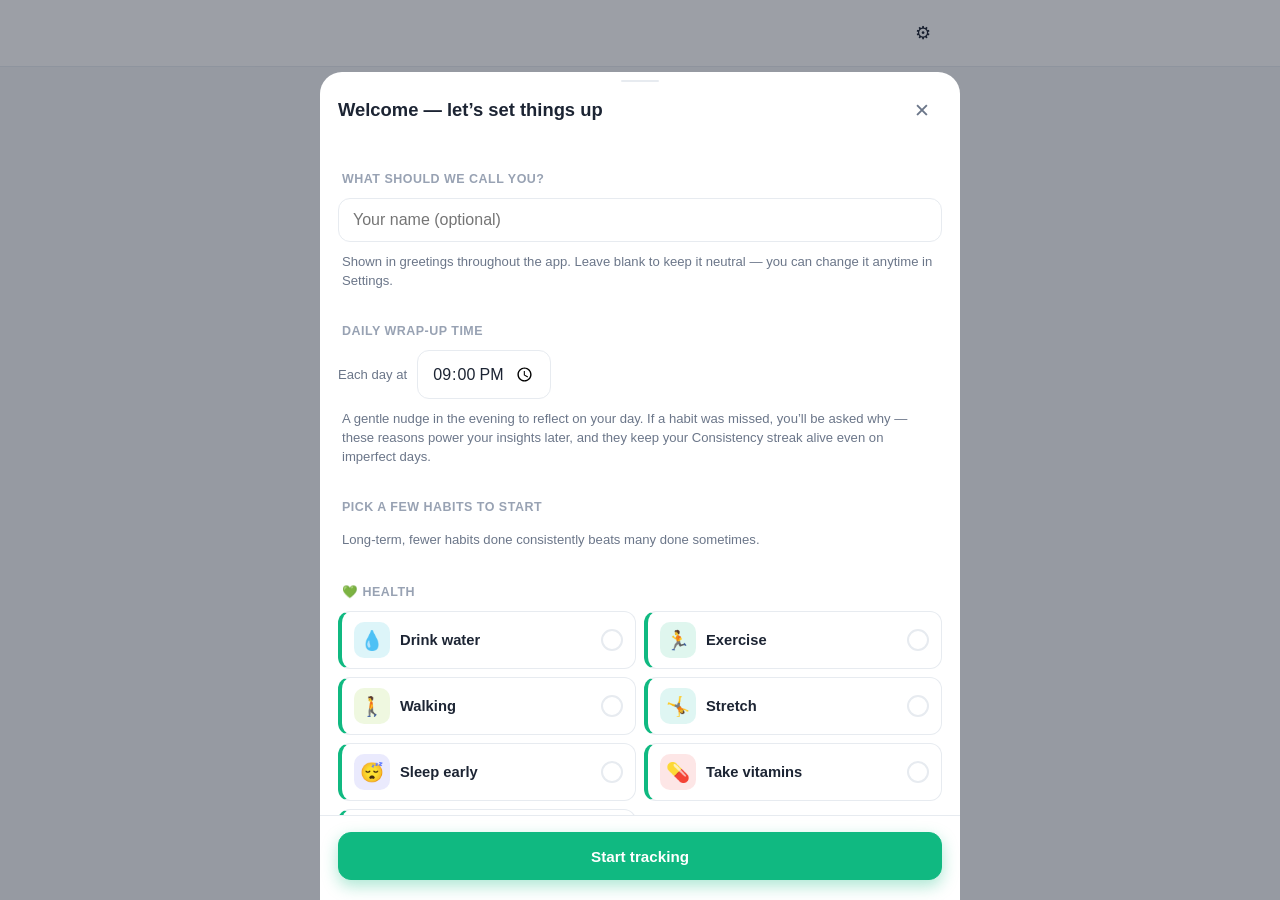
<file: index.html>
<!DOCTYPE html>
<html lang="en">
<head>
  <meta charset="UTF-8" />
  <meta name="viewport" content="width=device-width, initial-scale=1, viewport-fit=cover, maximum-scale=1" />
  <meta name="theme-color" content="#10b981" id="theme-color-meta" />
  <meta name="description" content="A fast, private, offline-first habit tracker." />
  <meta name="apple-mobile-web-app-capable" content="yes" />
  <meta name="apple-mobile-web-app-status-bar-style" content="black-translucent" />
  <meta name="apple-mobile-web-app-title" content="Habits" />
  <title>Habits</title>
  <link rel="manifest" href="./manifest.webmanifest" />
  <link rel="icon" href="./icons/favicon.png" />
  <link rel="apple-touch-icon" href="./icons/apple-touch-icon.png" />
  <link rel="stylesheet" href="./css/styles.css" />
  <!-- Block paint until the saved theme is applied (no flash of wrong theme). -->
  <script>
    (function () {
      try {
        var t = localStorage.getItem('ht_theme') || 'auto';
        var dark = t === 'dark' || (t === 'auto' && matchMedia('(prefers-color-scheme: dark)').matches);
        document.documentElement.dataset.theme = dark ? 'dark' : 'light';
        var accent = localStorage.getItem('ht_accent');
        if (accent) document.documentElement.style.setProperty('--accent', accent);
      } catch (e) {}
    })();
  </script>
</head>
<body>
  <!-- Lock screen (shown only when a PIN/biometric is set) -->
  <div id="lock" class="lock hidden" aria-hidden="true">
    <div class="lock-bg"></div>
    <div class="lock-inner">
      <div class="lock-brand">
        <img src="./icons/icon-192.png" alt="" class="lock-logo" />
        <div class="lock-app-name">Habits</div>
      </div>
      <h2 id="lock-greeting">Welcome back</h2>
      <p class="lock-sub" id="lock-sub">Enter your PIN to continue</p>
      <div class="pin-dots" id="pin-dots"></div>
      <div class="pin-pad" id="pin-pad"></div>
      <p class="lock-error" id="lock-error"></p>
      <button id="lock-biometric" class="lock-biometric hidden" type="button" aria-label="Unlock with fingerprint">
        <span class="bio-ico">👆</span> <span>Use fingerprint</span>
      </button>
    </div>
  </div>

  <!-- App -->
  <header class="appbar" id="appbar">
    <div class="appbar-inner">
      <h1 id="view-title">Today</h1>
      <div class="appbar-actions" id="appbar-actions"></div>
    </div>
  </header>

  <main id="app" class="app"></main>

  <nav class="tabbar" id="tabbar">
    <button class="tab" data-view="today" aria-label="Today">
      <span class="tab-ico">✓</span><span class="tab-label">Today</span>
    </button>
    <button class="tab" data-view="tracker" aria-label="Tracker">
      <span class="tab-ico">📔</span><span class="tab-label">Tracker</span>
    </button>
    <button class="tab" data-view="stats" aria-label="Stats">
      <span class="tab-ico">📊</span><span class="tab-label">Stats</span>
    </button>
    <button class="tab" data-view="insights" aria-label="Insights">
      <span class="tab-ico">💡</span><span class="tab-label">Insights</span>
    </button>
    <button class="tab" data-view="leaderboard" aria-label="Leaderboard">
      <span class="tab-ico">🏆</span><span class="tab-label">Leaders</span>
    </button>
  </nav>

  <!-- Modal host (edit habit, detail, dialogs) -->
  <div id="modal-root"></div>

  <!-- Toast host -->
  <div id="toast-root" class="toast-root"></div>

  <!-- QR generator (MIT, Kazuhiko Arase) — classic script exposes window.qrcode -->
  <script src="./js/qrcode.js"></script>
  <script type="module" src="./js/app.js"></script>
</body>
</html>
</file>
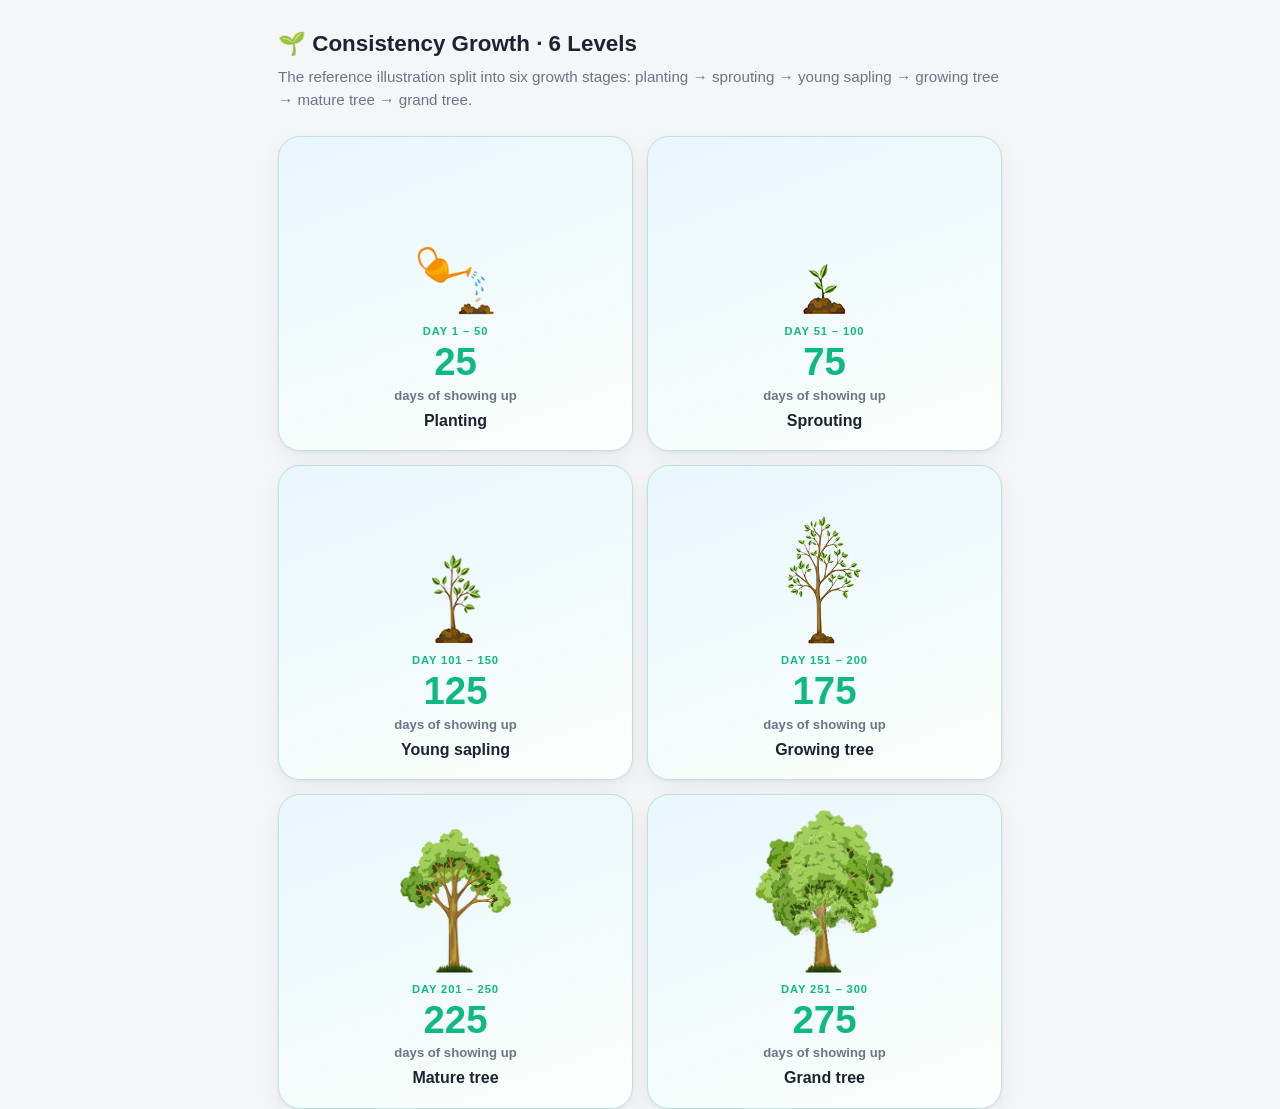
<file: demo-consistency.html>
<!DOCTYPE html>
<html lang="en">
<head>
  <meta charset="UTF-8" />
  <meta name="viewport" content="width=device-width, initial-scale=1" />
  <title>Demo · Consistency growth (4 levels)</title>
  <link rel="stylesheet" href="./css/styles.css" />
  <style>
    :root { --bg: #f4f6f8; --card: #ffffff; --text: #1c2433; --text-dim: #6b7689; --text-faint: #98a2b3; --border: #e7ebf0; --accent: #10b981; }
    body { padding: 28px 18px 60px; max-width: 760px; margin: 0 auto; }
    h1 { font-size: 1.4rem; font-weight: 800; margin-bottom: 6px; }
    .intro { color: var(--text-dim); margin-bottom: 24px; font-size: 0.95rem; line-height: 1.5; }
    .tier-grid { display: grid; grid-template-columns: 1fr 1fr; gap: 14px; }
    @media (max-width: 540px) { .tier-grid { grid-template-columns: 1fr; } }
    .tier {
      background: linear-gradient(160deg,
        color-mix(in srgb, #bae6fd 32%, var(--card)) 0%,
        color-mix(in srgb, var(--accent) 4%, var(--card)) 75%,
        var(--card) 100%);
      border: 1px solid color-mix(in srgb, var(--accent) 18%, var(--border));
      border-radius: 22px;
      padding: 14px 16px 18px;
      box-shadow: 0 1px 3px rgba(20, 30, 50, 0.06), 0 8px 22px rgba(20, 30, 50, 0.06);
      display: flex; flex-direction: column; align-items: center; gap: 4px;
      overflow: hidden;
    }
    /* Each level is a standalone image, bottom-center aligned in the card */
    .tier-art {
      width: 164px; height: 164px;
      display: flex; align-items: flex-end; justify-content: center;
    }
    .tier-art img {
      max-width: 100%; max-height: 100%;
      user-select: none; pointer-events: none;
    }
    .tier-range {
      font-size: 0.7rem; font-weight: 800; letter-spacing: 0.08em; text-transform: uppercase;
      color: var(--accent); margin-top: 4px;
    }
    .tier-num { font-size: 2.4rem; font-weight: 800; color: var(--accent); line-height: 1; }
    .tier-label { font-size: 0.82rem; color: var(--text-dim); font-weight: 600; text-align: center; }
    .tier-name { font-size: 1rem; font-weight: 800; color: var(--text); }
  </style>
</head>
<body>
  <h1>🌱 Consistency Growth · 6 Levels</h1>
  <p class="intro">The reference illustration split into six growth stages: planting → sprouting → young sapling → growing tree → mature tree → grand tree.</p>
  <div class="tier-grid" id="grid"></div>

  <script>
    // Each level has its own standalone image (icons/growth-1..5.png),
    // pre-split from the reference illustration — no cross-stage bleed.
    // `scale` is relative height within the card so smaller stages stay smaller.
    const tiers = [
      { range: '1 – 50',    num: 25,  name: 'Planting',      img: './icons/growth-1.png', scale: 0.42 },
      { range: '51 – 100',  num: 75,  name: 'Sprouting',     img: './icons/growth-2.png', scale: 0.34 },
      { range: '101 – 150', num: 125, name: 'Young sapling', img: './icons/growth-3.png', scale: 0.55 },
      { range: '151 – 200', num: 175, name: 'Growing tree',  img: './icons/growth-4.png', scale: 0.78 },
      { range: '201 – 250', num: 225, name: 'Mature tree',   img: './icons/growth-5.png', scale: 0.88 },
      { range: '251 – 300', num: 275, name: 'Grand tree',    img: './icons/growth-6.png', scale: 1.00 },
    ];

    const grid = document.getElementById('grid');
    for (const t of tiers) {
      const card = document.createElement('div');
      card.className = 'tier';
      card.innerHTML = `
        <div class="tier-art">
          <img src="${t.img}" alt="${t.name}" style="max-height:${Math.round(t.scale * 100)}%;" />
        </div>
        <div class="tier-range">Day ${t.range}</div>
        <div class="tier-num">${t.num}</div>
        <div class="tier-label">days of showing up</div>
        <div class="tier-name">${t.name}</div>
      `;
      grid.appendChild(card);
    }
  </script>
</body>
</html>
</file>
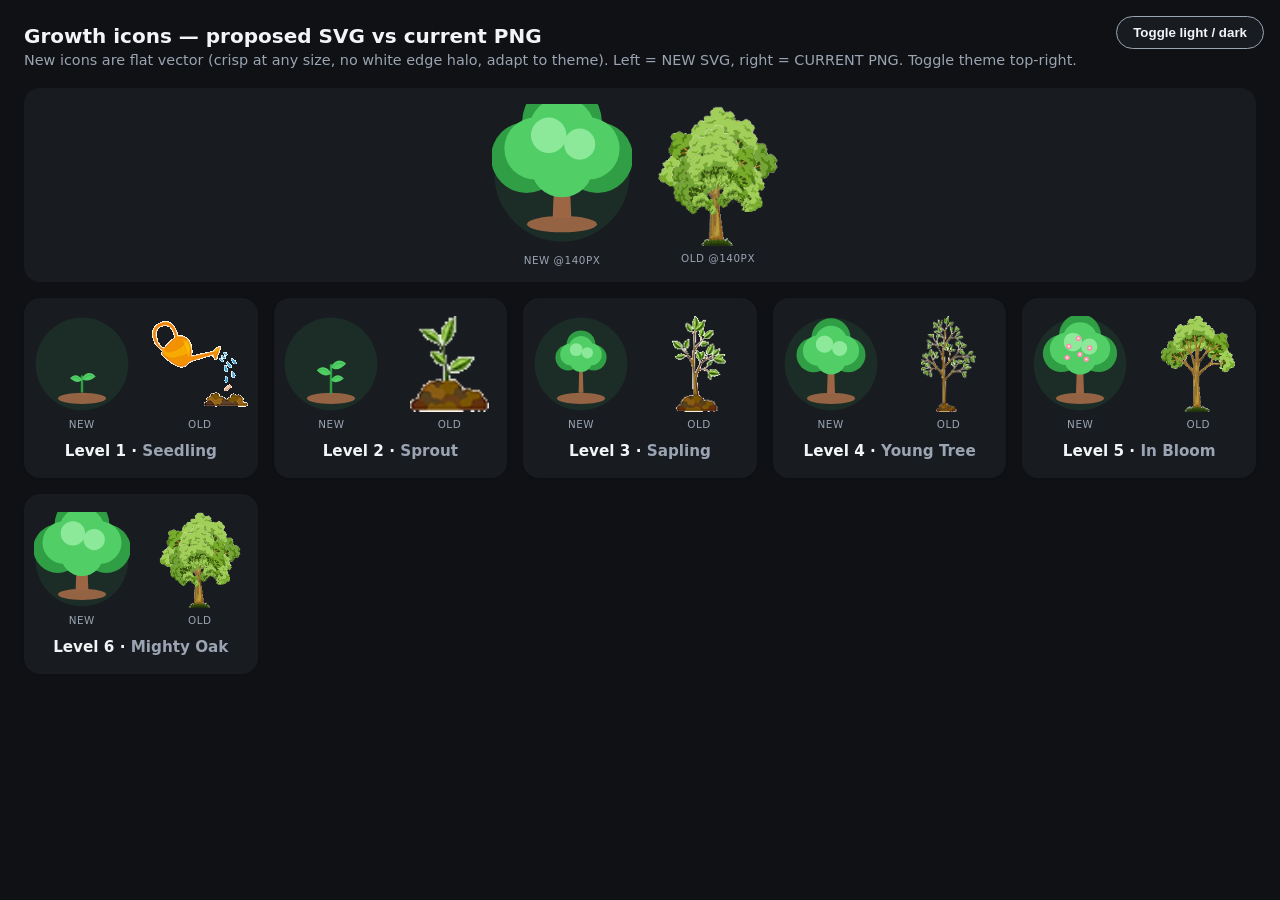
<file: demo/growth-demo.html>
<!doctype html>
<html lang="en">
<head>
<meta charset="utf-8">
<meta name="viewport" content="width=device-width, initial-scale=1">
<title>Growth icons — demo</title>
<style>
  :root {
    --bg: #f5f6f8; --card: #ffffff; --text: #1a1d21; --dim: #6b7280;
    --badge-bg: #e9fbef; --soil: #8a5a3b;
    --g-dark: #2b8a3e; --g-mid: #40c057; --g-light: #69db7c;
    --trunk: #9c6644; --trunk-d: #7f5539; --flower: #ff8fab; --flower-c: #fff0f3;
  }
  body.dark {
    --bg: #0f1115; --card: #181b20; --text: #f3f4f6; --dim: #9aa4b2;
    /* Soft luminous tile so the plant doesn't float with white edges on dark. */
    --badge-bg: rgba(64,192,87,0.10); --soil: #a06a47;
    --g-dark: #2f9e44; --g-mid: #51cf66; --g-light: #8ce99a;
  }
  * { box-sizing: border-box; }
  body { margin: 0; font-family: system-ui, -apple-system, Segoe UI, Roboto, sans-serif;
         background: var(--bg); color: var(--text); padding: 24px; transition: background .2s; }
  h1 { font-size: 1.25rem; margin: 0 0 4px; }
  p.sub { color: var(--dim); margin: 0 0 20px; font-size: .9rem; }
  .toggle { position: fixed; top: 16px; right: 16px; border: 1px solid var(--dim);
            background: var(--card); color: var(--text); border-radius: 999px;
            padding: 8px 16px; font-weight: 700; cursor: pointer; }
  .grid { display: grid; grid-template-columns: repeat(auto-fill, minmax(220px, 1fr)); gap: 16px; }
  .cell { background: var(--card); border-radius: 16px; padding: 18px; text-align: center;
          box-shadow: 0 1px 3px rgba(0,0,0,.08); }
  .row { display: flex; align-items: flex-end; justify-content: center; gap: 22px; margin-bottom: 12px; }
  .col { display: flex; flex-direction: column; align-items: center; gap: 6px; }
  .col small { color: var(--dim); font-size: .65rem; text-transform: uppercase; letter-spacing: .05em; }
  .new svg { width: 96px; height: 96px; display: block; }
  .old img { width: 96px; height: 96px; object-fit: contain; display: block; }
  /* The big size matches how the hero renders it in the Insights tab. */
  .hero { display: flex; align-items: center; gap: 16px; justify-content: center;
          margin: 8px 0 16px; padding: 16px; background: var(--card); border-radius: 16px; }
  .hero svg { width: 140px; height: 140px; }
  .hero img { width: 140px; height: 140px; object-fit: contain; }
  .lvl { font-weight: 800; font-size: .95rem; margin-top: 8px; }
  .lvlname { color: var(--dim); font-weight: 600; }
</style>
</head>
<body class="dark">
<button class="toggle" onclick="document.body.classList.toggle('dark')">Toggle light / dark</button>

<h1>Growth icons — proposed SVG vs current PNG</h1>
<p class="sub">New icons are flat vector (crisp at any size, no white edge halo, adapt to theme). Left = NEW SVG, right = CURRENT PNG. Toggle theme top-right.</p>

<div class="hero">
  <div class="col"><div id="heroNew"></div><small>NEW @140px</small></div>
  <div class="col"><img src="../icons/growth-6.png" alt=""><small>OLD @140px</small></div>
</div>

<div class="grid" id="grid"></div>

<script>
const NAMES = ['', 'Seedling', 'Sprout', 'Sapling', 'Young Tree', 'In Bloom', 'Mighty Oak'];

// Shared badge backdrop + soil base used by every stage.
const base = (inner) => `
<svg viewBox="0 0 120 120" xmlns="http://www.w3.org/2000/svg">
  <circle cx="60" cy="60" r="58" fill="var(--badge-bg)"/>
  <ellipse cx="60" cy="103" rx="30" ry="7" fill="var(--soil)" opacity="0.9"/>
  ${inner}
</svg>`;

const leaf = (x, y, rot, s = 1) => `
  <g transform="translate(${x} ${y}) rotate(${rot}) scale(${s})">
    <path d="M0 0 C 10 -6 18 -2 20 8 C 10 10 2 8 0 0 Z" fill="var(--g-mid)"/>
    <path d="M2 2 C 9 -1 14 1 17 7" stroke="var(--g-dark)" stroke-width="1.2" fill="none" opacity="0.5"/>
  </g>`;

const blob = (cx, cy, r, fill) => `<circle cx="${cx}" cy="${cy}" r="${r}" fill="${fill}"/>`;

// Canopy built from layered circles: dark behind, mid, light highlight.
const canopy = (cx, cy, scale) => `
  <g transform="translate(${cx} ${cy}) scale(${scale})">
    ${blob(-16, 2, 16, 'var(--g-dark)')}${blob(16, 2, 16, 'var(--g-dark)')}
    ${blob(0, -14, 18, 'var(--g-dark)')}
    ${blob(-12, -2, 14, 'var(--g-mid)')}${blob(12, -2, 14, 'var(--g-mid)')}
    ${blob(0, -10, 15, 'var(--g-mid)')}${blob(0, 6, 14, 'var(--g-mid)')}
    ${blob(-6, -8, 8, 'var(--g-light)')}${blob(8, -4, 7, 'var(--g-light)')}
  </g>`;

const trunk = (d) => `<path d="${d}" fill="var(--trunk)"/>`;

const STAGES = {
  // L1 Seedling — sprout just breaking soil
  1: () => base(`
    <rect x="58.5" y="74" width="3" height="22" rx="1.5" fill="var(--g-dark)"/>
    ${leaf(60, 78, -30, 0.8)}
    <g transform="scale(-1,1) translate(-120,0)">${leaf(60, 80, -30, 0.7)}</g>`),
  // L2 Sprout — taller stem, more leaves
  2: () => base(`
    <rect x="58.5" y="60" width="3" height="38" rx="1.5" fill="var(--g-dark)"/>
    ${leaf(60, 64, -35, 0.9)}
    <g transform="scale(-1,1) translate(-120,0)">${leaf(60, 72, -35, 0.85)}</g>
    ${leaf(60, 80, -28, 0.75)}`),
  // L3 Sapling — thin trunk + small canopy
  3: () => base(`
    ${trunk('M57 96 L58 56 Q60 52 62 56 L63 96 Z')}
    ${canopy(60, 50, 1.0)}`),
  // L4 Young Tree — sturdier trunk, fuller canopy
  4: () => base(`
    ${trunk('M55 97 L56.5 52 Q60 46 63.5 52 L65 97 Z')}
    <path d="M60 64 L48 54" stroke="var(--trunk)" stroke-width="3.5" stroke-linecap="round"/>
    ${canopy(60, 46, 1.35)}`),
  // L5 In Bloom — full canopy with blossoms
  5: () => base(`
    ${trunk('M55 97 L56.5 52 Q60 46 63.5 52 L65 97 Z')}
    ${canopy(60, 44, 1.45)}
    ${[[46,38],[72,40],[58,28],[68,54],[44,52],[60,48]].map(([x,y])=>`
      <g><circle cx="${x}" cy="${y}" r="3.4" fill="var(--flower)"/><circle cx="${x}" cy="${y}" r="1.3" fill="var(--flower-c)"/></g>`).join('')}`),
  // L6 Mighty Oak — thick trunk, big layered canopy
  6: () => base(`
    ${trunk('M52 98 L54 50 Q60 42 66 50 L68 98 Z')}
    <path d="M60 66 L46 54 M60 60 L74 50" stroke="var(--trunk-d)" stroke-width="4" stroke-linecap="round"/>
    ${canopy(60, 42, 1.9)}`),
};

const heroNew = document.getElementById('heroNew');
heroNew.innerHTML = STAGES[6]();

const grid = document.getElementById('grid');
for (let i = 1; i <= 6; i++) {
  const cell = document.createElement('div');
  cell.className = 'cell';
  cell.innerHTML = `
    <div class="row">
      <div class="col new">${STAGES[i]()}<small>new</small></div>
      <div class="col old"><img src="../icons/growth-${i}.png" alt=""><small>old</small></div>
    </div>
    <div class="lvl">Level ${i} · <span class="lvlname">${NAMES[i]}</span></div>`;
  grid.appendChild(cell);
}
</script>
</body>
</html>
</file>
<file: css/styles.css>
/* styles.css — calming, minimal, theme-aware. Large touch targets, soft colors. */

:root {
  --accent: #10b981;
  --radius: 16px;
  --radius-sm: 12px;
  --tap: 48px;
  --maxw: 640px;
  font-size: 16px;
}
:root[data-theme='light'] {
  --bg: #f4f6f8;
  --bg-elev: #ffffff;
  --card: #ffffff;
  --card-2: #f7f9fb;
  --text: #1c2433;
  --text-dim: #6b7689;
  --text-faint: #98a2b3;
  --border: #e7ebf0;
  --shadow: 0 1px 3px rgba(20, 30, 50, 0.06), 0 6px 18px rgba(20, 30, 50, 0.05);
  --overlay: rgba(20, 28, 44, 0.42);
  --heat-empty: #e9edf2;
}
:root[data-theme='dark'] {
  --bg: #0f1115;
  --bg-elev: #171a21;
  --card: #1a1e26;
  --card-2: #20252f;
  --text: #e7eaf0;
  --text-dim: #9aa4b5;
  --text-faint: #6b7488;
  --border: #262c37;
  --shadow: 0 1px 2px rgba(0, 0, 0, 0.3), 0 8px 24px rgba(0, 0, 0, 0.35);
  --overlay: rgba(0, 0, 0, 0.6);
  --heat-empty: #232936;
}

* { box-sizing: border-box; -webkit-tap-highlight-color: transparent; }
html { height: 100%; }
body { margin: 0; padding: 0; }
body {
  /* App-shell layout: body does NOT scroll. App bar (top) + scrollable content
     (middle) + tab bar (bottom) are flex children. This makes the tab bar a real
     structural element — on iOS it can no longer float/ghost over content during
     momentum scrolling (the position:fixed + backdrop-filter bug). */
  height: 100vh; height: 100dvh;
  display: flex; flex-direction: column;
  overflow: hidden;
  background: var(--bg);
  color: var(--text);
  font-family: -apple-system, BlinkMacSystemFont, 'Segoe UI', Roboto, Helvetica, Arial, sans-serif;
  line-height: 1.45;
  overscroll-behavior: none;
  touch-action: manipulation;
  -webkit-user-select: none;
  -webkit-font-smoothing: antialiased;
}
button { font-family: inherit; cursor: pointer; border: none; background: none; color: inherit; }
input, textarea { font-family: inherit; font-size: 1rem; }
h1, h2, h3, p { margin: 0; }

/* ----- App bar ----- */
.appbar {
  flex: 0 0 auto; z-index: 20;
  background: var(--bg-elev);
  border-bottom: 1px solid var(--border);
  padding-top: env(safe-area-inset-top);
}
.appbar-inner {
  max-width: var(--maxw); margin: 0 auto;
  display: flex; align-items: center; justify-content: space-between;
  padding: 14px 18px;
}
.appbar h1 { font-size: 1.3rem; font-weight: 700; letter-spacing: -0.01em; }

/* ----- Main scroll area (the ONLY thing that scrolls) ----- */
.app {
  flex: 1 1 auto;
  min-height: 0;                       /* let the flex child shrink so it can scroll */
  overflow-y: auto;
  -webkit-overflow-scrolling: touch;
  overscroll-behavior: contain;        /* no scroll-chaining / pull-to-refresh */
  width: 100%; max-width: var(--maxw); margin: 0 auto;
  padding: 14px 16px 24px;
}

/* ----- Tab bar (bottom flex child of the shell — never fixed) ----- */
.tabbar {
  flex: 0 0 auto; z-index: 30;
  width: 100%; max-width: var(--maxw); margin: 0 auto;
  display: flex; justify-content: center; gap: 4px;
  background: var(--bg-elev);
  border-top: 1px solid var(--border);
  padding: 6px 8px calc(6px + env(safe-area-inset-bottom));
}
.tab {
  flex: 1; max-width: 120px;
  display: flex; flex-direction: column; align-items: center; gap: 2px;
  padding: 6px 0; border-radius: 12px;
  color: var(--text-faint); font-size: 0.7rem; font-weight: 600;
  transition: color 0.15s;
}
.tab .tab-ico { font-size: 1.25rem; line-height: 1.3; opacity: 0.85; }
.tab.active { color: var(--accent); }
.tab.active .tab-ico { opacity: 1; transform: translateY(-1px); }

/* ----- Today header ----- */
.today-head {
  display: flex; align-items: center; justify-content: space-between;
  gap: 16px; margin: 4px 2px 20px;
}
.greet { font-size: 0.85rem; color: var(--text-dim); font-weight: 600; }
.today-date { font-size: 1.5rem; font-weight: 800; letter-spacing: -0.02em; margin-top: 2px; }

.progress-ring { position: relative; width: 64px; height: 64px; flex: none; }
.progress-ring .ring-bg { fill: none; stroke: var(--border); stroke-width: 6; }
.progress-ring .ring-fg { fill: none; stroke: var(--accent); stroke-width: 6; stroke-linecap: round; transition: stroke-dashoffset 0.5s ease; }
.ring-label { position: absolute; inset: 0; display: flex; align-items: center; justify-content: center; font-size: 0.78rem; }
.ring-label b { font-size: 1.05rem; font-weight: 800; }
.ring-label span { color: var(--text-faint); }

/* ----- Group labels ----- */
.group-label, .section-label {
  font-size: 0.78rem; font-weight: 700; text-transform: uppercase; letter-spacing: 0.04em;
  color: var(--text-faint); margin: 22px 4px 10px;
}
.section-label { margin-top: 28px; }

/* ----- Habit cards (Today) ----- */
.card-list { display: flex; flex-direction: column; gap: 10px; }
.hcard {
  display: flex; align-items: center; gap: 14px;
  background: var(--card); border: 1px solid var(--border);
  border-radius: var(--radius); padding: 12px 14px;
  box-shadow: var(--shadow);
  transition: opacity 0.2s, transform 0.08s;
}
.hcard:active { transform: scale(0.995); }
.hcard.done { opacity: 0.62; }
.hcard.done .hname { text-decoration: line-through; text-decoration-color: var(--text-faint); }
.hcard.skipped { opacity: 0.55; }

.hicon {
  width: 44px; height: 44px; flex: none; border-radius: 13px;
  display: flex; align-items: center; justify-content: center; font-size: 1.4rem;
}
.hicon.sm { width: 38px; height: 38px; font-size: 1.2rem; border-radius: 11px; }
.hbody { flex: 1; min-width: 0; }
.hname { font-weight: 700; font-size: 1.02rem; letter-spacing: -0.01em; white-space: nowrap; overflow: hidden; text-overflow: ellipsis; }
.hsub { font-size: 0.82rem; color: var(--text-dim); margin-top: 1px; }

.hcard-actions { display: flex; align-items: center; gap: 6px; flex: none; }
.check {
  width: 46px; height: 46px; flex: none; border-radius: 50%;
  border: 2.5px solid var(--border); background: var(--card-2);
  display: flex; align-items: center; justify-content: center;
  transition: all 0.18s cubic-bezier(.2,.8,.3,1);
}
.check .check-mark { font-size: 1.3rem; color: transparent; transition: color 0.15s; line-height: 1; }
.check:active { transform: scale(0.88); }
.hcard.done .check { background: var(--accent); border-color: var(--accent); }
.hcard.done .check .check-mark { color: #fff; }

.skip {
  width: 38px; height: 38px; flex: none; border-radius: 50%;
  border: 2px solid var(--border); background: var(--card-2);
  color: var(--text-faint); font-size: 1rem;
  display: flex; align-items: center; justify-content: center;
  transition: all 0.18s cubic-bezier(.2,.8,.3,1);
}
.skip:active { transform: scale(0.88); }
.hcard.skipped .skip { background: var(--text-faint); border-color: var(--text-faint); color: var(--bg-elev); }

/* ----- Empty states ----- */
.empty { text-align: center; padding: 44px 16px 24px; }
.empty.mini { padding: 40px 16px; color: var(--text-dim); }
.empty-emoji { font-size: 3rem; margin-bottom: 8px; }
.empty h2 { font-size: 1.3rem; margin-bottom: 6px; }
.empty p { color: var(--text-dim); max-width: 320px; margin: 0 auto 20px; }
.starter-grid { display: grid; grid-template-columns: 1fr 1fr; gap: 10px; max-width: 360px; margin: 0 auto 16px; }
.starter {
  display: flex; align-items: center; gap: 10px; justify-content: flex-start;
  background: var(--card); border: 1px solid var(--border); border-radius: var(--radius-sm);
  padding: 12px 14px; font-weight: 600; box-shadow: var(--shadow);
  border-left: 4px solid var(--c, var(--accent));
}
.starter-ico { font-size: 1.3rem; }

/* ----- Buttons ----- */
.btn {
  display: inline-flex; align-items: center; justify-content: center; gap: 8px;
  min-height: var(--tap); padding: 0 20px; border-radius: 13px;
  background: var(--card-2); border: 1px solid var(--border);
  font-weight: 700; font-size: 0.95rem; color: var(--text);
  transition: transform 0.08s, filter 0.15s;
}
.btn:active { transform: scale(0.97); }
.btn.wide { width: 100%; margin: 4px 0; }
.btn-primary { background: var(--accent); border-color: var(--accent); color: #fff; }
.btn.danger { color: #ef4444; border-color: color-mix(in srgb, #ef4444 35%, var(--border)); }
.btn-primary.wide, .btn.btn-primary { box-shadow: 0 6px 16px color-mix(in srgb, var(--accent) 35%, transparent); }

.icon-btn {
  width: 40px; height: 40px; border-radius: 11px;
  display: inline-flex; align-items: center; justify-content: center;
  font-size: 1.05rem; color: var(--text-dim); background: var(--card-2); border: 1px solid var(--border);
}
.icon-btn:disabled { opacity: 0.35; }
.icon-btn.danger { color: #ef4444; }
.icon-btn.close { background: transparent; border: none; font-size: 1.2rem; }

/* ----- FAB ----- */
.fab {
  position: fixed; right: 18px; bottom: calc(78px + env(safe-area-inset-bottom)); z-index: 25;
  width: 58px; height: 58px; border-radius: 50%;
  background: var(--accent); color: #fff; font-size: 2rem; font-weight: 300; line-height: 1;
  box-shadow: 0 8px 22px color-mix(in srgb, var(--accent) 45%, transparent);
  display: flex; align-items: center; justify-content: center;
  transition: transform 0.12s;
}
.fab:active { transform: scale(0.9); }

/* ----- Stats ----- */
.tiles { display: grid; grid-template-columns: 1fr 1fr; gap: 10px; margin-bottom: 8px; }
.tile { background: var(--card); border: 1px solid var(--border); border-radius: var(--radius); padding: 14px; box-shadow: var(--shadow); }
.tile-ico { font-size: 1.3rem; }
.tile-ico .tile-growth-art { height: 26px; width: auto; display: block; }
.tile-val { font-size: 1.7rem; font-weight: 800; letter-spacing: -0.02em; margin-top: 2px; }
.tile-label { font-size: 0.78rem; color: var(--text-dim); }

.stat-card { background: var(--card); border: 1px solid var(--border); border-radius: var(--radius); padding: 14px; box-shadow: var(--shadow); margin-top: 12px; }
.stat-head { display: flex; align-items: center; gap: 12px; margin-bottom: 12px; }
.stat-title { display: flex; flex-direction: column; min-width: 0; flex: 1; }
.stat-title b { font-size: 1.02rem; }
.stat-title span { font-size: 0.78rem; color: var(--text-faint); }
.stat-name-line { display: flex; align-items: center; gap: 8px; min-width: 0; flex-wrap: wrap; }
.stat-name-line b { white-space: nowrap; overflow: hidden; text-overflow: ellipsis; }

/* "Top habit" sticker — only one habit wears it, the one with the most lifetime completions */
.top-sticker {
  display: inline-flex; align-items: center; justify-content: center;
  width: 28px; height: 28px; border-radius: 50%;
  background: linear-gradient(135deg, #fbbf24 0%, #f59e0b 100%);
  font-size: 1rem;
  box-shadow: 0 2px 8px rgba(245, 158, 11, 0.45), inset 0 -2px 0 rgba(0, 0, 0, 0.12);
  transform: rotate(-8deg);
  flex: none;
}

/* Notes-only view (opened by tapping a habit card on Stats) */
.notes-view .detail-head { margin-bottom: 14px; }
.note-list { display: flex; flex-direction: column; gap: 8px; }
.note-item { background: var(--card-2); border: 1px solid var(--border); border-radius: var(--radius-sm); padding: 10px 12px; }
.note-item-head { display: flex; justify-content: space-between; align-items: center; margin-bottom: 4px; font-size: 0.78rem; }
.note-item-date { color: var(--text-dim); font-weight: 700; }
.note-item-status { font-size: 1.05rem; }
.note-item-status.done { color: var(--accent); }
.note-item-status.skipped { color: var(--text-faint); }
.note-item-status.missed { color: #ef4444; }
.note-item-text { color: var(--text); font-size: 0.92rem; line-height: 1.45; white-space: pre-wrap; }
.stat-row { display: flex; gap: 8px; }
.stat { flex: 1; text-align: center; background: var(--card-2); border-radius: var(--radius-sm); padding: 10px 4px; }
.stat-val { font-weight: 800; font-size: 1.05rem; }
.stat-lbl { font-size: 0.7rem; color: var(--text-dim); }

/* Compact stats sitting inline on the per-habit card's first row. */
.stat-inline { display: flex; gap: 8px; flex: none; }
.stat-inline .stat { flex: none; min-width: 80px; padding: 6px 18px; }
.stat-inline .stat-val { font-size: 0.98rem; line-height: 1.15; white-space: nowrap; }
.stat-inline .stat-lbl { font-size: 0.62rem; }
/* Divider between the first row and the heatmap. */
.stat-divider { border: none; border-top: 1px solid var(--border); margin: 0 0 12px; }

/* heatmap — 30-day single-line scrollable strip */
.heat-block { margin-top: 14px; }
.heat-caption {
  display: flex; justify-content: space-between; align-items: baseline;
  padding: 0 4px 8px;
  font-size: 0.78rem;
}
.heat-caption-title { font-weight: 700; color: var(--text); letter-spacing: -0.01em; }
.heat-caption-range { font-weight: 600; color: var(--text-dim); }
.heat-wrap {
  overflow-x: auto; overflow-y: hidden;
  padding: 4px 0;
  scrollbar-width: thin;
  /* Soft fade on the left to telegraph "more history if you scroll" */
  -webkit-mask-image: linear-gradient(to right, transparent 0, #000 28px, #000 100%);
          mask-image: linear-gradient(to right, transparent 0, #000 28px, #000 100%);
}
.heat-wrap::-webkit-scrollbar { height: 5px; }
.heat-wrap::-webkit-scrollbar-thumb { background: var(--border); border-radius: 3px; }
.heat-wrap::-webkit-scrollbar-track { background: transparent; }
.heat-strip { display: flex; gap: 4px; padding: 2px 4px; }
.heat-col {
  display: flex; flex-direction: column; align-items: center; gap: 4px;
  flex: none;
}
.heat-month {
  font-size: 0.62rem; font-weight: 800; color: var(--accent);
  text-transform: uppercase; letter-spacing: 0.06em; line-height: 1;
  height: 12px; align-self: flex-start; white-space: nowrap;
  margin-left: -2px;
}
.heat-dow {
  font-size: 0.62rem; font-weight: 700; color: var(--text-faint);
  text-transform: uppercase; letter-spacing: 0.04em; line-height: 1;
}
.heat-date { font-size: 0.7rem; font-weight: 600; color: var(--text-dim); line-height: 1; }
.heat-col.today .heat-date { color: var(--accent); font-weight: 800; }
.heat-col.today .heat-cell { box-shadow: 0 0 0 2px var(--accent); }
.heat-col.month-start { margin-left: 6px; padding-left: 6px; position: relative; }
.heat-col.month-start::before {
  content: ''; position: absolute; left: 0; top: 14px; bottom: 14px;
  border-left: 1px dashed var(--text-faint); opacity: 0.5;
}
.heat-cell {
  width: 40px; height: 36px; border-radius: 9px;
  background: var(--heat-empty);
  position: relative; cursor: pointer;
  transition: transform 0.1s;
}
.heat-cell:active { transform: scale(0.92); }

/* Day-detail modal (tap on a heatmap cell) */
.day-detail { display: flex; flex-direction: column; gap: 12px; }
.day-status {
  padding: 12px 14px; border-radius: var(--radius-sm);
  background: var(--card-2); font-weight: 700; font-size: 1rem;
}
.day-status.done    { color: var(--accent); background: color-mix(in srgb, var(--accent) 12%, var(--card-2)); }
.day-status.skipped { color: var(--text-faint); }
.day-status.missed  { color: #ef4444; background: color-mix(in srgb, #ef4444 12%, var(--card-2)); }
.day-status.paused  { color: var(--text-dim); background: var(--card-2); border: 1px dashed var(--text-faint); }
.day-note {
  background: var(--card-2); border-radius: var(--radius-sm);
  padding: 12px 14px; font-size: 0.95rem; line-height: 1.45;
  white-space: pre-wrap; color: var(--text);
}
.heat-cell.skip { background: var(--text-faint); opacity: 0.45; }
.heat-cell .heat-time {
  position: absolute; inset: 0;
  display: flex; align-items: center; justify-content: center;
  font-size: 0.62rem; font-weight: 800; color: #fff;
  letter-spacing: -0.02em;
  text-shadow: 0 1px 1px rgba(0, 0, 0, 0.32);
  pointer-events: none;
}
/* ---------------------------------------------------------------------- */
/* Tracker tab — printed-sheet monthly grid (read-only)                   */
/* ---------------------------------------------------------------------- */
.tracker-header {
  background: #fdfcf8;
  border: 1px solid color-mix(in srgb, var(--text-dim) 25%, var(--border));
  border-radius: var(--radius);
  padding: 22px 16px 16px;
  margin-bottom: 14px;
  text-align: center;
  box-shadow: var(--shadow);
}
:root[data-theme='dark'] .tracker-header {
  background: var(--card);
  border-color: var(--border);
}
.tracker-title {
  font-family: Georgia, 'Times New Roman', serif;
  font-size: 1.5rem;
  font-weight: 700;
  letter-spacing: 0.12em;
  color: var(--text);
  position: relative;
  padding-bottom: 10px;
  margin-bottom: 14px;
}
.tracker-title::after {
  content: '';
  position: absolute;
  left: 18%; right: 18%; bottom: 0;
  height: 1.5px;
  background: var(--text-dim);
  opacity: 0.7;
}
.tracker-nav { display: flex; align-items: center; justify-content: center; gap: 14px; }
.tracker-navbtn {
  width: 32px; height: 32px; border-radius: 50%;
  background: transparent; border: 1px solid var(--border);
  font-size: 1.05rem; color: var(--text); font-family: Georgia, serif;
  display: flex; align-items: center; justify-content: center;
}
.tracker-navbtn:disabled { opacity: 0.32; cursor: not-allowed; }
.tracker-month {
  font-family: Georgia, 'Times New Roman', serif;
  font-size: 1.05rem;
  font-style: italic;
  color: var(--text-dim);
  min-width: 130px;
}

.tracker-wrap {
  background: #fdfcf8;
  border: 1px solid color-mix(in srgb, var(--text-dim) 22%, var(--border));
  border-radius: var(--radius);
  overflow: auto;
  max-height: 70vh;
  box-shadow: var(--shadow);
}
:root[data-theme='dark'] .tracker-wrap {
  background: var(--card);
  border-color: var(--border);
}

.tracker-grid {
  display: grid;
  /* grid-template-columns set inline based on days in month */
  font-size: 0.78rem;
}

/* Generic cell */
.tg-cell {
  border-right: 1px solid color-mix(in srgb, var(--text-dim) 22%, var(--border));
  border-bottom: 1px solid color-mix(in srgb, var(--text-dim) 22%, var(--border));
  display: flex; align-items: center; justify-content: center;
  min-height: 28px;
  background: inherit;
  box-sizing: border-box;
  position: relative;
}

/* Top corner cells stay anchored to both axes */
.tg-corner {
  position: sticky;
  top: 0;
  left: 0;
  z-index: 4;
  background: #fdfcf8;
  font-family: Georgia, 'Times New Roman', serif;
  font-weight: 700;
  letter-spacing: 0.08em;
  color: var(--text);
}
:root[data-theme='dark'] .tg-corner { background: var(--card); }
.tg-dow-corner { top: 0; }
.tg-day-corner { top: 28px; font-size: 0.72rem; }

/* DOW + day-number header cells */
.tg-dow, .tg-day {
  position: sticky;
  z-index: 3;
  background: #fdfcf8;
  font-family: Georgia, 'Times New Roman', serif;
  color: var(--text-dim);
  font-weight: 700;
  letter-spacing: 0.04em;
}
:root[data-theme='dark'] .tg-dow,
:root[data-theme='dark'] .tg-day { background: var(--card); }
.tg-dow { top: 0; font-size: 0.7rem; }
.tg-day { top: 28px; font-size: 0.8rem; color: var(--text); }

/* Habit-name column — sticky-left */
.tg-name {
  position: sticky;
  left: 0;
  z-index: 2;
  justify-content: flex-start;
  padding: 4px 8px;
  background: #fdfcf8;
  border-right: 1.5px solid color-mix(in srgb, var(--text-dim) 30%, var(--border));
  font-family: Georgia, 'Times New Roman', serif;
  font-size: 0.86rem;
  gap: 7px;
  overflow: hidden;
}
:root[data-theme='dark'] .tg-name { background: var(--card); }
.tg-name-ico {
  display: inline-flex; align-items: center; justify-content: center;
  width: 22px; height: 22px; border-radius: 6px;
  font-size: 0.95rem; flex: none;
}
.tg-name-text {
  white-space: nowrap; overflow: hidden; text-overflow: ellipsis;
  font-style: italic; color: var(--text); font-weight: 500;
}

/* Day-cell variants */
.tg-day-cell { color: var(--text-faint); font-weight: 700; }
.tg-day-cell.tg-done {
  color: #fff;
  text-shadow: 0 1px 1px rgba(0,0,0,0.25);
}
.tg-day-cell.tg-skip {
  color: var(--text-faint);
  background: color-mix(in srgb, var(--text-faint) 12%, transparent);
}
.tg-day-cell.tg-missed {
  color: #b91c1c;
  background: color-mix(in srgb, #ef4444 12%, transparent);
}
.tg-day-cell.tg-paused {
  background:
    repeating-linear-gradient(45deg,
      transparent 0, transparent 3px,
      color-mix(in srgb, var(--text-faint) 25%, transparent) 3px,
      color-mix(in srgb, var(--text-faint) 25%, transparent) 4px);
}
.tg-day-cell.tg-off {
  background:
    repeating-linear-gradient(45deg,
      transparent 0, transparent 4px,
      color-mix(in srgb, var(--text-faint) 12%, transparent) 4px,
      color-mix(in srgb, var(--text-faint) 12%, transparent) 5px);
}
.tg-day-cell.tg-future { background: transparent; opacity: 0.5; }

/* Today column highlight */
.tg-today-col {
  background: color-mix(in srgb, var(--accent) 10%, transparent);
}
.tg-today-num { color: var(--accent); font-weight: 800; }

/* Tiny note marker in cell corner (read-only) */
.tg-note-mark {
  position: absolute;
  top: 1px; right: 2px;
  font-size: 14px; line-height: 0.5;
  color: var(--accent);
  pointer-events: none;
}

/* Note "sticker" — shown when a log row carries a non-empty note. Sits INSIDE
   the top-left corner of the cell (the heat scroll container clips overflow,
   so negative offsets get cut). Slight rotation gives it a stuck-on feel.
   Top-left so it doesn't collide with the missed-reason red dot at top-right. */
.heat-cell .note-marker {
  position: absolute;
  top: 2px; left: 2px;
  font-size: 11px; line-height: 1;
  filter: drop-shadow(0 1px 1px rgba(0, 0, 0, 0.45));
  pointer-events: none;
  transform: rotate(-8deg);
  z-index: 2;
}
.heat-cell.missed { background: color-mix(in srgb, #ef4444 24%, var(--heat-empty)); }
.heat-cell.missed::after {
  content: ''; position: absolute; right: 4px; top: 4px;
  width: 5px; height: 5px; border-radius: 50%; background: #ef4444; opacity: 0.85;
}
.heat-cell.paused { background: transparent; border: 1.5px dashed var(--text-faint); opacity: 0.6; }
.heat-cell.off { background: var(--heat-empty); opacity: 0.32; }

/* Tracker stats: monthly completion % + week dropdown */
.tracker-stats {
  display: flex; flex-direction: column; align-items: center; gap: 16px;
  padding: 24px 16px; margin-top: 16px;
}

.completion-pct {
  font-size: 5rem; font-weight: 900; letter-spacing: -0.08em;
  background: linear-gradient(135deg, #059669 0%, #10b981 25%, #6ee7b7 50%, #a7f3d0 100%);
  -webkit-background-clip: text;
  -webkit-text-fill-color: transparent;
  background-clip: text;
  filter: drop-shadow(0 4px 12px rgba(16, 185, 129, 0.2));
  transition: transform 0.8s cubic-bezier(0.34, 1.56, 0.64, 1),
              filter 0.8s ease,
              text-shadow 0.8s ease;
  line-height: 1;
  position: relative;
}

.completion-pct.animate {
  animation: pct-gradient-pulse 1s cubic-bezier(0.34, 1.56, 0.64, 1);
}

@keyframes pct-gradient-pulse {
  0% {
    transform: scale(0.9);
    filter: drop-shadow(0 8px 24px rgba(16, 185, 129, 0.4));
    opacity: 0.7;
  }
  50% {
    transform: scale(1.08);
    filter: drop-shadow(0 12px 32px rgba(16, 185, 129, 0.3));
  }
  100% {
    transform: scale(1);
    filter: drop-shadow(0 4px 12px rgba(16, 185, 129, 0.2));
    opacity: 1;
  }
}

.week-dropdown {
  font-size: 0.75rem; padding: 5px 8px;
  border: 1px solid var(--border); border-radius: 6px;
  background: var(--card); color: var(--text-faint);
  cursor: pointer; appearance: none;
  background-image: linear-gradient(45deg, transparent 45%, var(--text-faint) 45%),
                    linear-gradient(135deg, var(--text-faint) 55%, transparent 55%);
  background-position: calc(100% - 6px) 50%, calc(100% - 3px) 50%;
  background-size: 3px 3px, 3px 3px;
  background-repeat: no-repeat;
  padding-right: 18px;
  transition: color 0.3s ease;
}

.week-dropdown:hover { color: var(--text-dim); }
.week-dropdown:focus { outline: none; color: var(--text); }

/* ----- Manage list ----- */
.manage-list { display: flex; flex-direction: column; gap: 8px; }
.manage-row {
  display: flex; flex-direction: column; gap: 10px;
  background: var(--card); border: 1px solid var(--border); border-radius: var(--radius-sm);
  padding: 12px 14px; box-shadow: var(--shadow);
}
.manage-top { display: flex; align-items: center; gap: 12px; }
.manage-info { flex: 1; min-width: 0; }
.manage-name {
  display: flex; align-items: center; gap: 6px;
  font-weight: 700; font-size: 1rem;
}
.manage-name > span:last-child {
  white-space: nowrap; overflow: hidden; text-overflow: ellipsis; min-width: 0;
}
.priority-pin.small { color: var(--accent); font-size: 0.9rem; }
.manage-meta {
  font-size: 0.8rem; color: var(--text-dim); margin-top: 3px;
  line-height: 1.35; word-break: break-word;
}
.manage-actions { display: flex; gap: 6px; justify-content: flex-end; flex-wrap: wrap; }
.manage-actions .icon-btn { width: 38px; height: 38px; font-size: 1rem; }
.manage-row.archived { opacity: 0.7; }
.manage-row.archived .manage-name { flex: 1; }

/* ----- Settings ----- */
.setting-row {
  display: flex; align-items: center; justify-content: space-between; gap: 14px;
  background: var(--card); border: 1px solid var(--border); border-radius: var(--radius-sm);
  padding: 12px 14px; margin-bottom: 8px;
}
.setting-text { flex: 1; min-width: 0; }
.setting-label { font-weight: 700; }
.setting-hint { font-size: 0.78rem; color: var(--text-dim); margin-top: 2px; }
.setting-control { flex: none; }
.note-row { font-size: 0.78rem; color: var(--text-faint); padding: 2px 6px 8px; }
.about { background: var(--card); border: 1px solid var(--border); border-radius: var(--radius-sm); padding: 14px; }
.about p { margin-bottom: 8px; font-size: 0.9rem; }
.about .muted { color: var(--text-faint); font-size: 0.82rem; margin: 0; }
.muted { color: var(--text-dim); }
.small { font-size: 0.82rem; }

/* ----- Backup & Restore sheet ----- */
.backup-sheet { display: flex; flex-direction: column; gap: 14px; }
.backup-hint { font-size: 0.86rem; color: var(--text-dim); line-height: 1.5; }
.backup-actions-col { display: flex; flex-direction: column; gap: 10px; }
.linkish {
  background: none; border: none; padding: 4px 0; color: var(--accent);
  font-size: 0.85rem; font-weight: 600; cursor: pointer; text-align: left;
}
.linkish:hover { text-decoration: underline; }
.btn.small { padding: 6px 12px; font-size: 0.82rem; }
.backup-folder-row {
  display: flex; align-items: center; gap: 8px;
  background: var(--card-2); border: 1px solid var(--border);
  border-radius: var(--radius-sm); padding: 10px 12px;
}
.backup-folder-ico { flex: none; }
.backup-folder-name { flex: 1; min-width: 0; font-weight: 700; overflow: hidden; text-overflow: ellipsis; white-space: nowrap; }
.backup-folder-row .linkish { flex: none; }
.backup-action-row { display: flex; align-items: center; gap: 12px; }
.backup-action-row .btn { flex: none; }
.backup-last { flex: 1; }
.backup-section-title {
  font-size: 0.72rem; font-weight: 800; letter-spacing: 0.08em; text-transform: uppercase;
  color: var(--text-dim); margin-top: 2px;
}
.backup-list { display: flex; flex-direction: column; gap: 8px; }
.backup-item {
  display: flex; align-items: center; justify-content: space-between; gap: 12px;
  background: var(--card); border: 1px solid var(--border);
  border-radius: var(--radius-sm); padding: 10px 12px;
}
.backup-item-info { min-width: 0; }
.backup-item-date { font-weight: 700; }
.backup-footer { border-top: 1px solid var(--border); padding-top: 12px; }

/* segmented control */
.segmented { display: inline-flex; background: var(--card-2); border: 1px solid var(--border); border-radius: 11px; padding: 3px; gap: 2px; }
.seg { padding: 7px 12px; border-radius: 8px; font-size: 0.85rem; font-weight: 600; color: var(--text-dim); white-space: nowrap; }
.seg.on { background: var(--bg-elev); color: var(--text); box-shadow: var(--shadow); }

/* switch */
.switch { width: 50px; height: 30px; border-radius: 16px; background: var(--border); position: relative; transition: background 0.18s; flex: none; }
.switch .knob { position: absolute; top: 3px; left: 3px; width: 24px; height: 24px; border-radius: 50%; background: #fff; transition: transform 0.18s; box-shadow: 0 1px 3px rgba(0,0,0,0.25); }
.switch.on { background: var(--accent); }
.switch.on .knob { transform: translateX(20px); }

/* swatches */
.swatches { display: flex; gap: 8px; }
.swatch { width: 30px; height: 30px; border-radius: 50%; border: 2px solid transparent; }
.swatch.on { border-color: var(--text); box-shadow: 0 0 0 2px var(--bg); }

/* ----- Modal / sheet ----- */
.overlay {
  position: fixed; inset: 0; z-index: 50;
  background: var(--overlay); display: flex; align-items: flex-end; justify-content: center;
  opacity: 0; transition: opacity 0.2s;
}
.overlay.show { opacity: 1; }
.sheet {
  width: 100%; max-width: var(--maxw);
  background: var(--bg-elev); border-radius: 22px 22px 0 0;
  max-height: 92vh; display: flex; flex-direction: column;
  transform: translateY(20px); transition: transform 0.24s cubic-bezier(.2,.8,.2,1);
  padding-bottom: env(safe-area-inset-bottom);
}
.overlay.show .sheet { transform: translateY(0); }
.sheet-handle { width: 38px; height: 4px; border-radius: 3px; background: var(--border); margin: 8px auto 0; }
.sheet-head { display: flex; align-items: center; justify-content: space-between; padding: 8px 18px 4px; }
.sheet-head h2 { font-size: 1.15rem; font-weight: 800; }
.sheet-body { overflow-y: auto; padding: 8px 18px 4px; }
.sheet-foot { padding: 12px 18px 16px; display: flex; flex-direction: column; gap: 8px; border-top: 1px solid var(--border); }

/* ----- Editor ----- */
.editor { display: flex; flex-direction: column; gap: 4px; }
.efield { margin-bottom: 12px; }
.elabel { display: block; font-size: 0.78rem; font-weight: 700; text-transform: uppercase; letter-spacing: 0.03em; color: var(--text-faint); margin-bottom: 7px; }
.field {
  width: 100%; padding: 12px 14px; border-radius: var(--radius-sm);
  background: var(--card); border: 1px solid var(--border); color: var(--text);
}
.field:focus { outline: none; border-color: var(--accent); }
.field.err { border-color: #ef4444; }
.field.narrow { width: auto; min-width: 80px; }
.field.note { resize: vertical; }
.inline { display: flex; align-items: center; gap: 10px; flex-wrap: wrap; }

.picker-row { display: flex; gap: 8px; overflow-x: auto; padding: 4px 2px; }
.pick { width: 44px; height: 44px; flex: none; border-radius: 11px; background: var(--card); border: 1px solid var(--border); font-size: 1.4rem; display: flex; align-items: center; justify-content: center; }
.pick.on { border-color: var(--accent); background: color-mix(in srgb, var(--accent) 14%, var(--card)); }
.emoji-input { margin-top: 8px; width: 100%; font-size: 1.05rem; }
.pick-color { width: 36px; height: 36px; flex: none; border-radius: 50%; border: 3px solid transparent; }
.pick-color.on { border-color: var(--text); box-shadow: 0 0 0 2px var(--bg-elev); }

.weekday-row { display: flex; gap: 6px; }
.wday { width: 38px; height: 38px; border-radius: 10px; background: var(--card); border: 1px solid var(--border); font-weight: 700; font-size: 0.85rem; color: var(--text-dim); }
.wday.on { background: var(--accent); border-color: var(--accent); color: #fff; }
.freq-extra { margin-top: 10px; }

/* ----- Detail ----- */
.detail { display: flex; flex-direction: column; gap: 14px; }
.detail-head { display: flex; align-items: center; gap: 12px; }
.detail-name { font-size: 1.2rem; font-weight: 800; }
.cal { background: var(--card); border: 1px solid var(--border); border-radius: var(--radius); padding: 12px; }
.cal-nav { display: flex; align-items: center; justify-content: space-between; margin-bottom: 8px; }
.cal-title { font-weight: 800; }
.cal-dow { display: grid; grid-template-columns: repeat(7, 1fr); text-align: center; font-size: 0.72rem; color: var(--text-faint); margin-bottom: 4px; }
.cal-grid { display: grid; grid-template-columns: repeat(7, 1fr); gap: 5px; }
.cal-cell { aspect-ratio: 1; display: flex; align-items: center; justify-content: center; border-radius: 9px; font-size: 0.85rem; font-weight: 600; background: var(--card-2); border: 1.5px solid transparent; color: var(--text-dim); }
.cal-cell.empty { background: transparent; }
.cal-cell.done { color: #fff; font-weight: 800; }
.cal-cell.skip { background: var(--text-faint); color: var(--bg-elev); }
.cal-cell.today { border-color: var(--accent); color: var(--text); }
.cal-cell.sel { box-shadow: 0 0 0 2px var(--accent); }
.cal-cell.future { opacity: 0.35; }

.day-panel { background: var(--card); border: 1px solid var(--border); border-radius: var(--radius); padding: 14px; }
.day-panel-title { font-weight: 800; margin-bottom: 10px; }
.day-actions { display: flex; gap: 8px; margin-bottom: 10px; }
.day-act { flex: 1; min-height: 44px; border-radius: 11px; background: var(--card-2); border: 1px solid var(--border); font-weight: 700; }
.day-act.on { background: var(--accent); border-color: var(--accent); color: #fff; }

.confirm p { color: var(--text-dim); }

/* ----- Lock screen ----- */
.lock { position: fixed; inset: 0; z-index: 100; background: var(--bg); display: flex; align-items: center; justify-content: center; }
.lock.hidden { display: none; }
.lock-inner { text-align: center; width: 280px; }
.lock-icon { font-size: 2.4rem; margin-bottom: 6px; }
.lock-inner h2 { margin-bottom: 18px; font-weight: 700; }
.lock-error { color: #ef4444; font-size: 0.85rem; height: 18px; margin-top: 10px; }
.pin-dots { display: flex; justify-content: center; gap: 16px; margin-bottom: 26px; }
.pin-dot { width: 14px; height: 14px; border-radius: 50%; border: 2px solid var(--text-faint); }
.pin-dot.on { background: var(--accent); border-color: var(--accent); }
.pin-pad { display: grid; grid-template-columns: repeat(3, 1fr); gap: 14px; }
.pin-key { height: 64px; border-radius: 50%; background: var(--card); border: 1px solid var(--border); font-size: 1.5rem; font-weight: 600; }
.pin-key:active { background: var(--card-2); }
.pin-setup { display: flex; flex-direction: column; align-items: center; gap: 18px; padding-bottom: 10px; }
.pin-setup .pin-pad { width: 260px; }
.shake { animation: shake 0.4s; }
@keyframes shake { 0%,100%{transform:translateX(0)} 20%{transform:translateX(-9px)} 40%{transform:translateX(9px)} 60%{transform:translateX(-6px)} 80%{transform:translateX(6px)} }

/* ----- Toast ----- */
.toast-root { position: fixed; left: 0; right: 0; bottom: calc(86px + env(safe-area-inset-bottom)); z-index: 60; display: flex; flex-direction: column; align-items: center; gap: 8px; pointer-events: none; }
.toast { background: var(--text); color: var(--bg); padding: 10px 18px; border-radius: 22px; font-size: 0.88rem; font-weight: 600; box-shadow: var(--shadow); opacity: 0; transform: translateY(10px); transition: opacity 0.25s, transform 0.25s; max-width: 90vw; }
.toast.show { opacity: 1; transform: translateY(0); }
.toast-celebrate { background: var(--accent); color: #fff; font-size: 0.95rem; }

/* ----- Focus section (priority-pinned + overdue) ----- */
.focus-section { margin-bottom: 6px; }
.focus-label { color: var(--accent); }
.focus-section .hcard { border-color: color-mix(in srgb, var(--accent) 30%, var(--border)); }
.hcard.priority { box-shadow: inset 3px 0 0 var(--accent), var(--shadow); }
.priority-pin { color: var(--accent); margin-right: 6px; font-size: 0.9rem; }
.hname-row { display: flex; align-items: center; min-width: 0; }
.hname-row .hname { white-space: nowrap; overflow: hidden; text-overflow: ellipsis; }

/* ----- Insight tile (data-driven encouragement) ----- */
.insight-tile {
  display: flex; align-items: center; gap: 12px;
  margin-top: 22px; padding: 12px 16px;
  background: var(--card-2); border: 1px dashed var(--border); border-radius: var(--radius);
  font-size: 0.9rem; color: var(--text-dim);
}
.insight-emoji { font-size: 1.3rem; }
.insight-text { line-height: 1.4; }

/* ----- Category multi-select chip picker ----- */
.cat-picker { display: flex; flex-wrap: wrap; gap: 6px; padding: 2px 0; }
.cat-chip {
  border: 1px solid var(--border); background: var(--card); color: var(--text-dim);
  padding: 7px 12px; border-radius: 999px; font-size: 0.82rem; font-weight: 600;
  transition: background 0.15s, color 0.15s, border-color 0.15s;
}
.cat-chip.on {
  background: color-mix(in srgb, var(--accent) 14%, var(--card));
  border-color: var(--accent); color: var(--text);
}
.cat-chip.add { border-style: dashed; color: var(--accent); }
.cat-chip.manage { border-style: dashed; color: var(--text-faint); }

/* ----- Used-icon hint in editor pickers ----- */
.pick.used { opacity: 0.42; position: relative; }
.pick.used::after {
  content: ''; position: absolute; right: 3px; top: 3px;
  width: 6px; height: 6px; border-radius: 50%; background: var(--text-faint);
}
.pick.used.on { opacity: 1; }
.pick-color.used { opacity: 0.45; }
.pick-color.used.on { opacity: 1; }

/* ----- Onboarding library ----- */
.onboarding p { padding: 4px 4px 12px; }
.lib-grid { display: grid; grid-template-columns: 1fr 1fr; gap: 8px; margin-bottom: 10px; }
.lib-chip {
  display: flex; align-items: center; gap: 10px; text-align: left;
  background: var(--card); border: 1.5px solid var(--border); border-radius: var(--radius-sm);
  padding: 10px 12px; font-weight: 600; min-height: 56px;
  border-left: 4px solid var(--c, var(--accent));
  position: relative; transition: border-color 0.15s, background 0.15s;
}
.lib-chip .lib-ico { width: 36px; height: 36px; flex: none; border-radius: 10px; display: flex; align-items: center; justify-content: center; font-size: 1.2rem; }
.lib-chip .lib-name { flex: 1; min-width: 0; white-space: nowrap; overflow: hidden; text-overflow: ellipsis; font-size: 0.92rem; }
.lib-chip .lib-check { width: 22px; height: 22px; border-radius: 50%; border: 2px solid var(--border); display: flex; align-items: center; justify-content: center; color: transparent; font-size: 0.85rem; flex: none; }
.lib-chip.on { background: color-mix(in srgb, var(--c, var(--accent)) 10%, var(--card)); border-color: var(--c, var(--accent)); }
.lib-chip.on .lib-check { background: var(--c, var(--accent)); border-color: var(--c, var(--accent)); color: #fff; }

/* ----- Progress bars in Stats ----- */
.pbar { margin-top: 10px; }
.pbar-head { display: flex; justify-content: space-between; font-size: 0.78rem; color: var(--text-dim); margin-bottom: 4px; }
.pbar-label { font-weight: 600; }
.pbar-val { font-weight: 600; }
.pbar-track { height: 6px; background: var(--heat-empty); border-radius: 4px; overflow: hidden; }
.pbar-fill { height: 100%; border-radius: 4px; transition: width 0.35s; }

/* ----- Heatmap / calendar paused cells ----- */
.heat-cell.paused { background: var(--heat-empty); opacity: 0.4; border: 1px dashed var(--text-faint); }
.cal-cell.paused { background: var(--card-2); border-style: dashed; opacity: 0.65; }

/* ----- Manage row variants ----- */
.manage-row.priority { box-shadow: inset 3px 0 0 var(--accent), var(--shadow); }
.manage-row.paused { opacity: 0.78; }
.icon-btn.on { color: var(--accent); border-color: color-mix(in srgb, var(--accent) 40%, var(--border)); background: color-mix(in srgb, var(--accent) 10%, var(--card-2)); }

/* ----- App bar gear icon ----- */
.appbar-icon { width: 38px; height: 38px; border-radius: 10px; border: none; background: transparent; color: var(--text); font-size: 1.15rem; }
.appbar-icon:hover { background: var(--card-2); }

/* ----- Today header: right block with consistency badge + ring ----- */
.today-head-right { display: flex; align-items: center; gap: 12px; }
.consistency-badge {
  display: flex; align-items: center; gap: 4px;
  padding: 8px 12px; border-radius: 999px;
  background: color-mix(in srgb, var(--accent) 14%, var(--card));
  border: 1px solid color-mix(in srgb, var(--accent) 30%, var(--border));
  font-weight: 700; color: var(--text);
}
.consistency-badge .cs-emoji { font-size: 1.05rem; }
.consistency-badge .cs-num { font-size: 1rem; }
.consistency-badge .cs-badge-art { height: 22px; width: auto; display: block; }

/* ----- Motivational quote (Today) ----- */
.quote-card {
  display: flex; align-items: flex-start; gap: 12px; width: 100%; text-align: left;
  margin: 14px 0 4px; padding: 14px 16px; border-radius: var(--radius);
  background: linear-gradient(180deg, color-mix(in srgb, var(--accent) 10%, var(--card)) 0%, var(--card) 100%);
  border: 1px solid color-mix(in srgb, var(--accent) 24%, var(--border));
  box-shadow: var(--shadow); cursor: pointer;
  transition: transform 0.12s ease, box-shadow 0.12s ease;
}
.quote-card:hover { box-shadow: 0 4px 14px rgba(20, 30, 50, 0.1); }
.quote-card:active { transform: scale(0.99); }
.quote-card.tier-none {
  background: linear-gradient(180deg, color-mix(in srgb, #f59e0b 14%, var(--card)) 0%, var(--card) 100%);
  border-color: color-mix(in srgb, #f59e0b 30%, var(--border));
}
.quote-card.tier-partial {
  background: linear-gradient(180deg, color-mix(in srgb, #3b82f6 12%, var(--card)) 0%, var(--card) 100%);
  border-color: color-mix(in srgb, #3b82f6 26%, var(--border));
}
.quote-card.tier-allDone {
  background: linear-gradient(180deg, color-mix(in srgb, var(--accent) 16%, var(--card)) 0%, var(--card) 100%);
}
.quote-emoji {
  font-size: 1.7rem; line-height: 1; flex: none;
  animation: quotePop 0.5s cubic-bezier(0.2, 1.3, 0.5, 1) both;
}
@keyframes quotePop {
  0%   { transform: scale(0) rotate(-15deg); opacity: 0; }
  60%  { transform: scale(1.25) rotate(6deg); }
  100% { transform: scale(1) rotate(0); opacity: 1; }
}
.quote-body { flex: 1; min-width: 0; }
.quote-text { font-size: 0.95rem; font-weight: 600; line-height: 1.45; color: var(--text); }
.quote-author { font-size: 0.8rem; color: var(--text-dim); margin-top: 4px; }
@media (prefers-reduced-motion: reduce) { .quote-emoji { animation: none; } }

/* ----- Wrap-up CTA on Today ----- */
.wrapup-cta {
  display: flex; align-items: center; gap: 14px; width: 100%;
  margin-top: 18px; padding: 14px 16px; border-radius: var(--radius);
  background: linear-gradient(180deg, color-mix(in srgb, var(--accent) 12%, var(--card)) 0%, var(--card) 100%);
  border: 1px solid color-mix(in srgb, var(--accent) 30%, var(--border));
  box-shadow: var(--shadow);
  text-align: left;
}
.wrapup-cta-emoji { font-size: 1.8rem; flex: none; }
.wrapup-cta-text { flex: 1; }
.wrapup-cta-title { font-weight: 800; }
.wrapup-cta-sub { font-size: 0.83rem; color: var(--text-dim); }
.wrapup-cta-arrow { font-size: 1.2rem; color: var(--accent); }

/* ----- Wrap-up sheet ----- */
.wrap-intro { font-size: 0.95rem; color: var(--text-dim); margin-bottom: 16px; padding: 4px 2px; }
.wrap-intro.celebrate { color: var(--text); font-weight: 600; }
.wrap-done-block { margin-bottom: 8px; }
.wrap-done-list { display: flex; flex-direction: column; gap: 6px; opacity: 0.85; }
.wrap-done-row { display: flex; align-items: center; gap: 10px; padding: 8px 10px; background: var(--card-2); border-radius: var(--radius-sm); font-size: 0.9rem; }
.wrap-done-name { font-weight: 600; }

.wrap-miss-card { background: var(--card); border: 1px solid var(--border); border-radius: var(--radius); padding: 14px; margin-bottom: 10px; box-shadow: var(--shadow); }
.wrap-miss-head { display: flex; align-items: center; gap: 10px; margin-bottom: 10px; }
.wrap-miss-name { font-weight: 700; }

.reason-row { display: flex; flex-wrap: wrap; gap: 6px; margin-bottom: 8px; }
.reason-chip {
  display: inline-flex; align-items: center; gap: 5px;
  padding: 7px 10px; border-radius: 999px;
  border: 1px solid var(--border); background: var(--card-2);
  font-size: 0.82rem; font-weight: 600; color: var(--text-dim);
  transition: background 0.15s, color 0.15s, border-color 0.15s;
}
.reason-chip .reason-emoji { font-size: 1rem; }
.reason-chip.on { background: color-mix(in srgb, var(--accent) 16%, var(--card)); border-color: var(--accent); color: var(--text); }

/* ----- Insights view ----- */
.consistency-hero {
  background: linear-gradient(135deg, color-mix(in srgb, var(--accent) 18%, var(--card)) 0%, var(--card) 100%);
  border: 1px solid color-mix(in srgb, var(--accent) 25%, var(--border));
  border-radius: 22px;
  padding: 24px 20px;
  text-align: center;
  margin-bottom: 14px;
  box-shadow: var(--shadow);
}
.cs-hero-art { height: 120px; width: auto; display: block; margin: 0 auto 10px; }
.cs-hero-num { font-size: 3.2rem; font-weight: 800; letter-spacing: -0.03em; line-height: 1; color: var(--accent); }
.cs-hero-level { font-size: 0.78rem; font-weight: 800; color: #059669; margin-top: 5px; letter-spacing: 0.01em; }
.cs-hero-label { font-size: 1rem; color: var(--text-dim); margin-top: 6px; }
.cs-hero-sub { margin-top: 10px; font-size: 0.82rem; max-width: 320px; margin-left: auto; margin-right: auto; }

.insight-headline { display: flex; align-items: center; gap: 14px; background: var(--card); border: 1px solid var(--border); border-radius: var(--radius); padding: 14px 16px; box-shadow: var(--shadow); margin-bottom: 14px; }
.insight-emoji.big { font-size: 1.6rem; }

.reason-bars { display: flex; flex-direction: column; gap: 10px; margin-top: 8px; }
.reason-bar { background: var(--card); border: 1px solid var(--border); border-radius: var(--radius-sm); padding: 10px 12px; box-shadow: var(--shadow); }
.reason-bar-head { display: flex; align-items: center; gap: 8px; margin-bottom: 5px; font-size: 0.85rem; }
.reason-bar-emoji { font-size: 1.05rem; }
.reason-bar-label { font-weight: 700; flex: 1; }
.reason-bar-pct { color: var(--text-dim); font-weight: 600; }
.reason-empty { padding: 16px; background: var(--card); border-radius: var(--radius-sm); border: 1px dashed var(--border); }

.pattern-list { display: flex; flex-direction: column; gap: 8px; }
.pattern-row { display: flex; align-items: center; gap: 12px; background: var(--card); border: 1px solid var(--border); border-radius: var(--radius-sm); padding: 10px 12px; box-shadow: var(--shadow); }
.pattern-text { font-size: 0.9rem; }

/* ----- Lock screen polish ----- */
.lock { background: var(--bg); }
.lock-bg {
  position: absolute; inset: 0;
  background:
    radial-gradient(60% 40% at 50% 0%, color-mix(in srgb, var(--accent) 20%, transparent) 0%, transparent 60%),
    radial-gradient(60% 30% at 50% 100%, color-mix(in srgb, var(--accent) 10%, transparent) 0%, transparent 60%);
  pointer-events: none;
}
.lock-inner { position: relative; z-index: 1; }
.lock-brand { display: flex; flex-direction: column; align-items: center; gap: 8px; margin-bottom: 22px; }
.lock-logo { width: 64px; height: 64px; border-radius: 18px; box-shadow: 0 8px 20px color-mix(in srgb, var(--accent) 30%, transparent); }
.lock-app-name { font-size: 0.85rem; font-weight: 700; letter-spacing: 0.08em; text-transform: uppercase; color: var(--text-dim); }
.lock-inner h2 { font-size: 1.45rem; font-weight: 700; }
.lock-sub { font-size: 0.85rem; color: var(--text-dim); margin-top: 4px; margin-bottom: 18px; }
.pin-dot { transition: transform 0.12s, background 0.12s, border-color 0.12s; }
.pin-dot.on { transform: scale(1.15); }
.pin-key { transition: transform 0.08s, background 0.15s; }
.pin-key:active { transform: scale(0.92); }
.lock-biometric {
  margin-top: 16px;
  display: inline-flex; align-items: center; gap: 8px;
  padding: 11px 18px; border-radius: 999px;
  background: color-mix(in srgb, var(--accent) 14%, var(--card));
  border: 1px solid color-mix(in srgb, var(--accent) 35%, var(--border));
  color: var(--text); font-weight: 600;
}
.lock-biometric.hidden { display: none; }
.lock-biometric .bio-ico { font-size: 1.2rem; }
.lock.unlock-anim { transition: opacity 0.28s, transform 0.28s; opacity: 0; transform: scale(1.03); }

@media (prefers-reduced-motion: reduce) { * { transition: none !important; animation: none !important; } }
@media (min-width: 680px) { .tabbar { border-radius: 16px 16px 0 0; } }
@media (max-width: 380px) { .lib-grid { grid-template-columns: 1fr; } }

/* ===== Leaderboard ===== */
.lb-intro { margin: 2px 2px 14px; }
.lb-list { display: flex; flex-direction: column; gap: 12px; }

.lb-card {
  background: var(--card); border: 1px solid var(--border);
  border-radius: var(--radius); padding: 14px; box-shadow: var(--shadow);
}
.lb-head { display: flex; align-items: center; justify-content: space-between; gap: 10px; }
.lb-friend { display: flex; align-items: center; gap: 10px; min-width: 0; }
.lb-avatar {
  width: 38px; height: 38px; flex: none; border-radius: 50%;
  display: flex; align-items: center; justify-content: center;
  font-weight: 800; font-size: 1.05rem; color: #fff;
  background: var(--accent);
}
.lb-avatar.big { width: 46px; height: 46px; font-size: 1.25rem; }
.lb-friend-name { font-weight: 700; font-size: 1.02rem; letter-spacing: -0.01em; }
.lb-habit { font-size: 0.82rem; color: var(--text-dim); margin-top: 1px; }
.lb-badge {
  flex: none; font-size: 0.68rem; font-weight: 700; text-transform: uppercase; letter-spacing: 0.04em;
  padding: 3px 8px; border-radius: 999px;
}
.lb-badge.on { background: color-mix(in srgb, var(--accent) 18%, transparent); color: var(--accent); }
.lb-badge.pending { background: var(--card-2); color: var(--text-faint); }
.lb-badge.completed { background: #d1fae5; color: #047857; }

.lb-warn { font-size: 0.82rem; color: #f59e0b; margin-top: 8px; }

.lb-score { display: flex; align-items: stretch; gap: 8px; margin: 14px 0 4px; }
.lb-col {
  flex: 1; text-align: center; padding: 12px 6px; border-radius: var(--radius-sm);
  background: var(--card-2); border: 1px solid transparent;
}
.lb-col.leading { border-color: color-mix(in srgb, var(--accent) 45%, transparent); background: color-mix(in srgb, var(--accent) 8%, var(--card-2)); }
.lb-col-name { font-size: 0.8rem; color: var(--text-dim); font-weight: 600; white-space: nowrap; overflow: hidden; text-overflow: ellipsis; }
.lb-streak { font-size: 1.7rem; font-weight: 800; letter-spacing: -0.02em; margin: 2px 0; }
.lb-fire { font-size: 1rem; }
.lb-col-sub { font-size: 0.74rem; color: var(--text-faint); }
.lb-vs { display: flex; align-items: center; font-size: 0.78rem; color: var(--text-faint); font-weight: 700; }

.lb-lead { text-align: center; font-size: 0.9rem; font-weight: 700; margin: 8px 0 2px; }
.lb-lead.win { color: var(--accent); }
.lb-lead.lose { color: #f59e0b; }
.lb-lead.tie, .lb-lead.muted { color: var(--text-dim); font-weight: 600; }

.lb-foot { display: flex; align-items: center; justify-content: space-between; gap: 10px; margin-top: 12px; padding-top: 12px; border-top: 1px solid var(--border); }
.lb-synced { font-size: 0.78rem; color: var(--text-faint); }
.lb-card-actions { display: flex; justify-content: flex-end; margin-top: 8px; }

/* Leaderboard modals */
.lb-form { display: flex; flex-direction: column; gap: 14px; }
.lb-field { display: flex; flex-direction: column; gap: 6px; }
.lb-label { font-size: 0.82rem; font-weight: 700; color: var(--text-dim); }
.lb-phone-wrap { display: flex; gap: 8px; align-items: center; }
.lb-phone-wrap .field { flex: 1; }
select.field { -webkit-appearance: none; appearance: none; background-image: linear-gradient(45deg, transparent 50%, var(--text-faint) 50%), linear-gradient(135deg, var(--text-faint) 50%, transparent 50%); background-position: calc(100% - 18px) 50%, calc(100% - 13px) 50%; background-size: 5px 5px, 5px 5px; background-repeat: no-repeat; padding-right: 36px; }

.lb-invite-banner { display: flex; align-items: center; gap: 12px; padding: 12px; background: var(--card-2); border-radius: var(--radius-sm); }

.lb-sync-preview { padding: 12px; background: var(--card-2); border-radius: var(--radius-sm); }
.lb-sync-stats { display: flex; gap: 8px; margin-top: 10px; }
.lb-pill { flex: 1; text-align: center; background: var(--card); border: 1px solid var(--border); border-radius: var(--radius-sm); padding: 10px 6px; }
.lb-pill-v { font-size: 1.15rem; font-weight: 800; }
.lb-pill-l { font-size: 0.72rem; color: var(--text-faint); margin-top: 2px; }

.lb-qr-container { display: flex; justify-content: center; align-items: center; padding: 16px; background: var(--card-2); border-radius: var(--radius-sm); }
.lb-qr-container canvas { border: 2px solid var(--border); border-radius: var(--radius-sm); background: white; }

/* Phase C: social — sync-health dot, shared milestone, tappable friend */
.lb-friend.tappable { cursor: pointer; -webkit-tap-highlight-color: transparent; }
.lb-friend.tappable:active { opacity: 0.6; }
.lb-sync-dot { display: inline-block; width: 8px; height: 8px; border-radius: 999px; margin-right: 6px; vertical-align: middle; background: var(--text-faint); }
.lb-sync-dot.green { background: #10b981; }
.lb-sync-dot.yellow { background: #f59e0b; }
.lb-sync-dot.red { background: #ef4444; }
.lb-sync-dot.gray { background: var(--text-faint); }
.lb-milestone { margin-top: 8px; padding: 8px 12px; background: #d1fae5; color: #047857; border-radius: var(--radius-sm); font-size: 0.82rem; font-weight: 700; text-align: center; }
</file>
